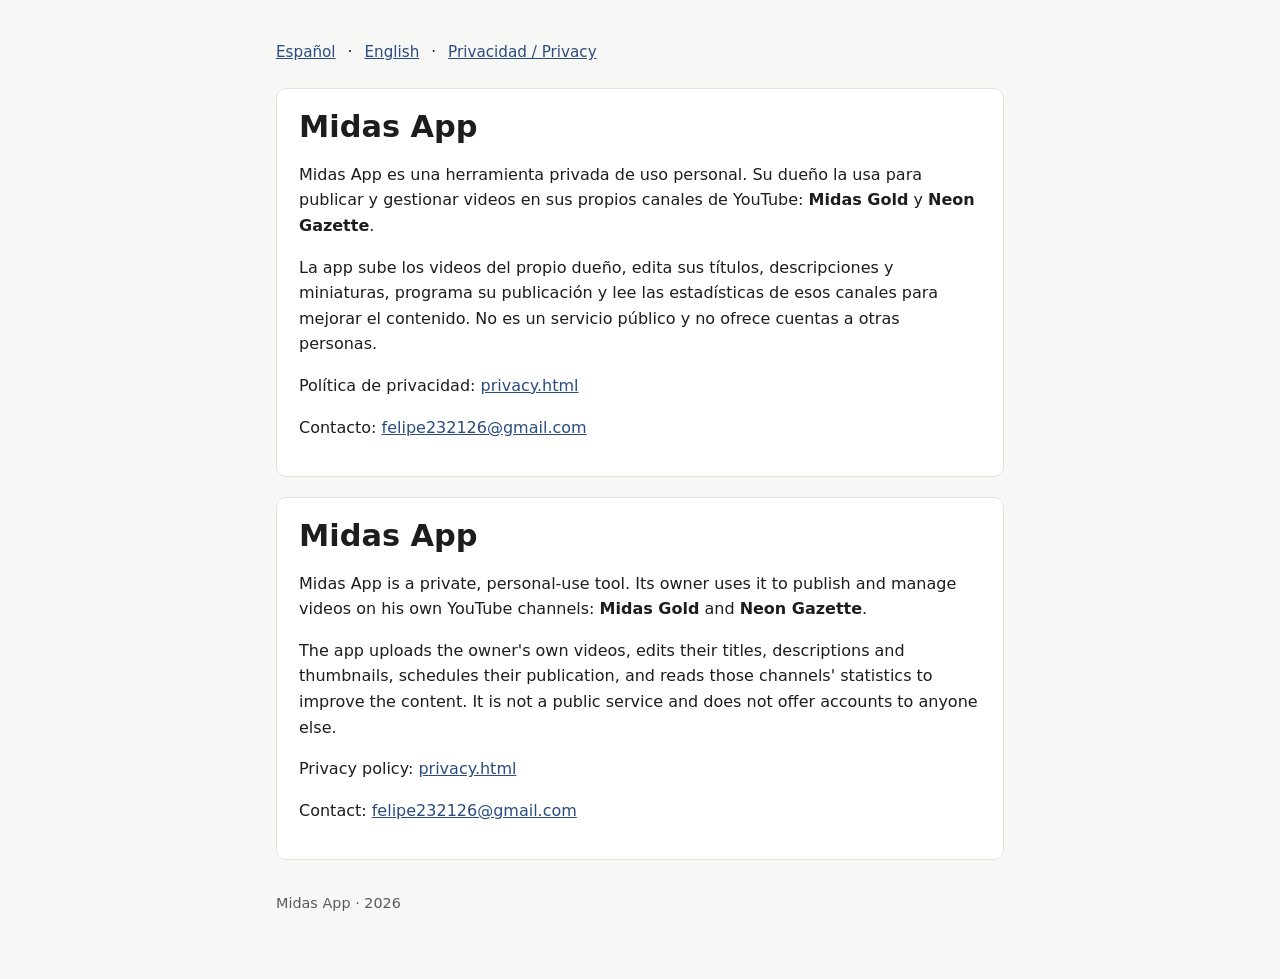
<file: index.html>
<!doctype html>
<html lang="es">
<head>
<meta charset="utf-8">
<meta name="viewport" content="width=device-width, initial-scale=1">
<title>Midas App</title>
<meta name="description" content="Herramienta privada para publicar en los canales de YouTube Midas Gold y Neon Gazette.">
<link rel="stylesheet" href="style.css">
</head>
<body>
<main>
<div class="lang"><a href="#es">Español</a> · <a href="#en">English</a> · <a href="privacy.html">Privacidad / Privacy</a></div>

<section id="es" lang="es">
<h1>Midas App</h1>
<p>Midas App es una herramienta privada de uso personal. Su dueño la usa para publicar y gestionar videos en sus propios canales de YouTube: <strong>Midas Gold</strong> y <strong>Neon Gazette</strong>.</p>
<p>La app sube los videos del propio dueño, edita sus títulos, descripciones y miniaturas, programa su publicación y lee las estadísticas de esos canales para mejorar el contenido. No es un servicio público y no ofrece cuentas a otras personas.</p>
<p>Política de privacidad: <a href="privacy.html">privacy.html</a></p>
<p>Contacto: <a href="mailto:felipe232126@gmail.com">felipe232126@gmail.com</a></p>
</section>

<section id="en" lang="en">
<h1>Midas App</h1>
<p>Midas App is a private, personal-use tool. Its owner uses it to publish and manage videos on his own YouTube channels: <strong>Midas Gold</strong> and <strong>Neon Gazette</strong>.</p>
<p>The app uploads the owner's own videos, edits their titles, descriptions and thumbnails, schedules their publication, and reads those channels' statistics to improve the content. It is not a public service and does not offer accounts to anyone else.</p>
<p>Privacy policy: <a href="privacy.html#en">privacy.html</a></p>
<p>Contact: <a href="mailto:felipe232126@gmail.com">felipe232126@gmail.com</a></p>
</section>

<footer>Midas App · 2026</footer>
</main>
</body>
</html>
</file>
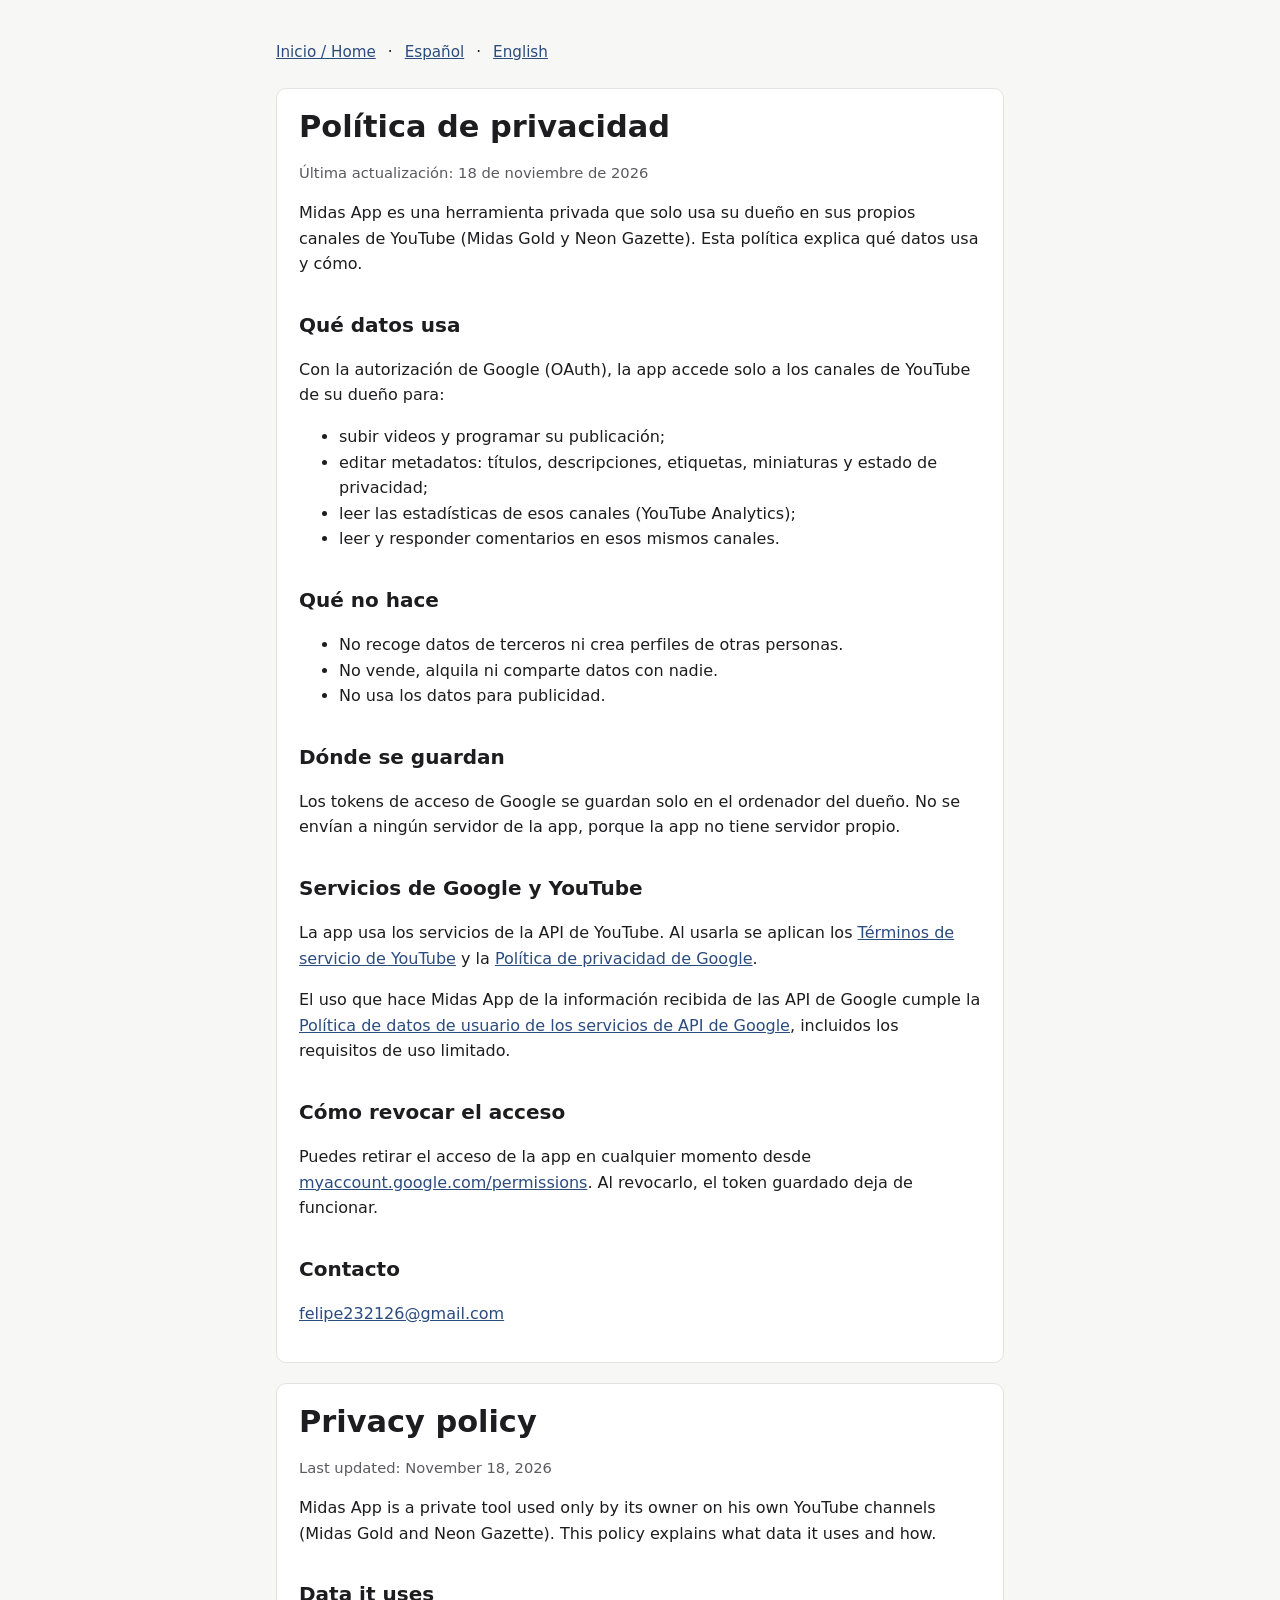
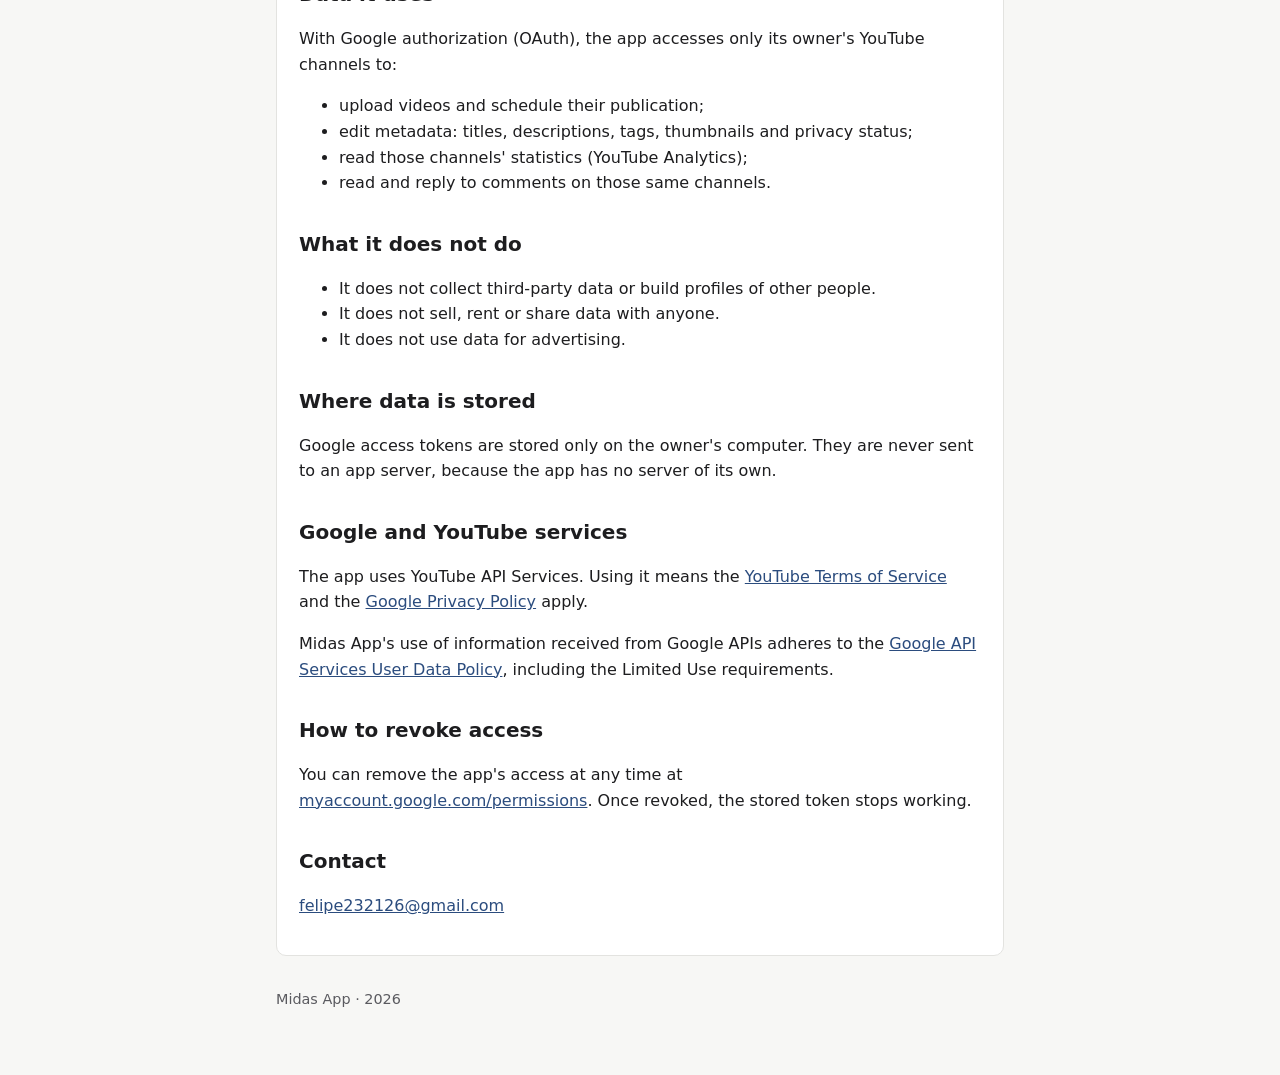
<file: privacy.html>
<!doctype html>
<html lang="es">
<head>
<meta charset="utf-8">
<meta name="viewport" content="width=device-width, initial-scale=1">
<title>Midas App · Privacidad</title>
<meta name="description" content="Política de privacidad de Midas App.">
<link rel="stylesheet" href="style.css">
</head>
<body>
<main>
<div class="lang"><a href="index.html">Inicio / Home</a> · <a href="#es">Español</a> · <a href="#en">English</a></div>

<section id="es" lang="es">
<h1>Política de privacidad</h1>
<p class="muted">Última actualización: 18 de noviembre de 2026</p>
<p>Midas App es una herramienta privada que solo usa su dueño en sus propios canales de YouTube (Midas Gold y Neon Gazette). Esta política explica qué datos usa y cómo.</p>

<h2>Qué datos usa</h2>
<p>Con la autorización de Google (OAuth), la app accede solo a los canales de YouTube de su dueño para:</p>
<ul>
<li>subir videos y programar su publicación;</li>
<li>editar metadatos: títulos, descripciones, etiquetas, miniaturas y estado de privacidad;</li>
<li>leer las estadísticas de esos canales (YouTube Analytics);</li>
<li>leer y responder comentarios en esos mismos canales.</li>
</ul>

<h2>Qué no hace</h2>
<ul>
<li>No recoge datos de terceros ni crea perfiles de otras personas.</li>
<li>No vende, alquila ni comparte datos con nadie.</li>
<li>No usa los datos para publicidad.</li>
</ul>

<h2>Dónde se guardan</h2>
<p>Los tokens de acceso de Google se guardan solo en el ordenador del dueño. No se envían a ningún servidor de la app, porque la app no tiene servidor propio.</p>

<h2>Servicios de Google y YouTube</h2>
<p>La app usa los servicios de la API de YouTube. Al usarla se aplican los <a href="https://www.youtube.com/t/terms">Términos de servicio de YouTube</a> y la <a href="https://policies.google.com/privacy">Política de privacidad de Google</a>.</p>
<p>El uso que hace Midas App de la información recibida de las API de Google cumple la <a href="https://developers.google.com/terms/api-services-user-data-policy">Política de datos de usuario de los servicios de API de Google</a>, incluidos los requisitos de uso limitado.</p>

<h2>Cómo revocar el acceso</h2>
<p>Puedes retirar el acceso de la app en cualquier momento desde <a href="https://myaccount.google.com/permissions">myaccount.google.com/permissions</a>. Al revocarlo, el token guardado deja de funcionar.</p>

<h2>Contacto</h2>
<p><a href="mailto:felipe232126@gmail.com">felipe232126@gmail.com</a></p>
</section>

<section id="en" lang="en">
<h1>Privacy policy</h1>
<p class="muted">Last updated: November 18, 2026</p>
<p>Midas App is a private tool used only by its owner on his own YouTube channels (Midas Gold and Neon Gazette). This policy explains what data it uses and how.</p>

<h2>Data it uses</h2>
<p>With Google authorization (OAuth), the app accesses only its owner's YouTube channels to:</p>
<ul>
<li>upload videos and schedule their publication;</li>
<li>edit metadata: titles, descriptions, tags, thumbnails and privacy status;</li>
<li>read those channels' statistics (YouTube Analytics);</li>
<li>read and reply to comments on those same channels.</li>
</ul>

<h2>What it does not do</h2>
<ul>
<li>It does not collect third-party data or build profiles of other people.</li>
<li>It does not sell, rent or share data with anyone.</li>
<li>It does not use data for advertising.</li>
</ul>

<h2>Where data is stored</h2>
<p>Google access tokens are stored only on the owner's computer. They are never sent to an app server, because the app has no server of its own.</p>

<h2>Google and YouTube services</h2>
<p>The app uses YouTube API Services. Using it means the <a href="https://www.youtube.com/t/terms">YouTube Terms of Service</a> and the <a href="https://policies.google.com/privacy">Google Privacy Policy</a> apply.</p>
<p>Midas App's use of information received from Google APIs adheres to the <a href="https://developers.google.com/terms/api-services-user-data-policy">Google API Services User Data Policy</a>, including the Limited Use requirements.</p>

<h2>How to revoke access</h2>
<p>You can remove the app's access at any time at <a href="https://myaccount.google.com/permissions">myaccount.google.com/permissions</a>. Once revoked, the stored token stops working.</p>

<h2>Contact</h2>
<p><a href="mailto:felipe232126@gmail.com">felipe232126@gmail.com</a></p>
</section>

<footer>Midas App · 2026</footer>
</main>
</body>
</html>
</file>
<file: style.css>
:root{--bg:#f7f7f5;--fg:#1d1d1f;--muted:#5a5a5f;--accent:#2b4c7e;--card:#fff;--line:#e3e3e0}
@media (prefers-color-scheme:dark){:root{--bg:#121316;--fg:#ececec;--muted:#a3a3a8;--accent:#8fb3ff;--card:#1b1c20;--line:#2c2d33}}
*{box-sizing:border-box}body{margin:0;background:var(--bg);color:var(--fg);font:16px/1.6 system-ui,-apple-system,"Segoe UI",Roboto,sans-serif}
main{max-width:760px;margin:0 auto;padding:40px 16px 64px}h1{font-size:1.9rem;line-height:1.2;margin:0 0 8px}h2{font-size:1.25rem;margin:32px 0 8px}
.lang{display:flex;gap:12px;margin-bottom:24px;font-size:.95rem}a{color:var(--accent)}p,li{color:var(--fg)}.muted{color:var(--muted);font-size:.92rem}
section{background:var(--card);border:1px solid var(--line);border-radius:10px;padding:20px 22px;margin:20px 0}
footer{margin-top:32px;font-size:.9rem;color:var(--muted)}
</file>
